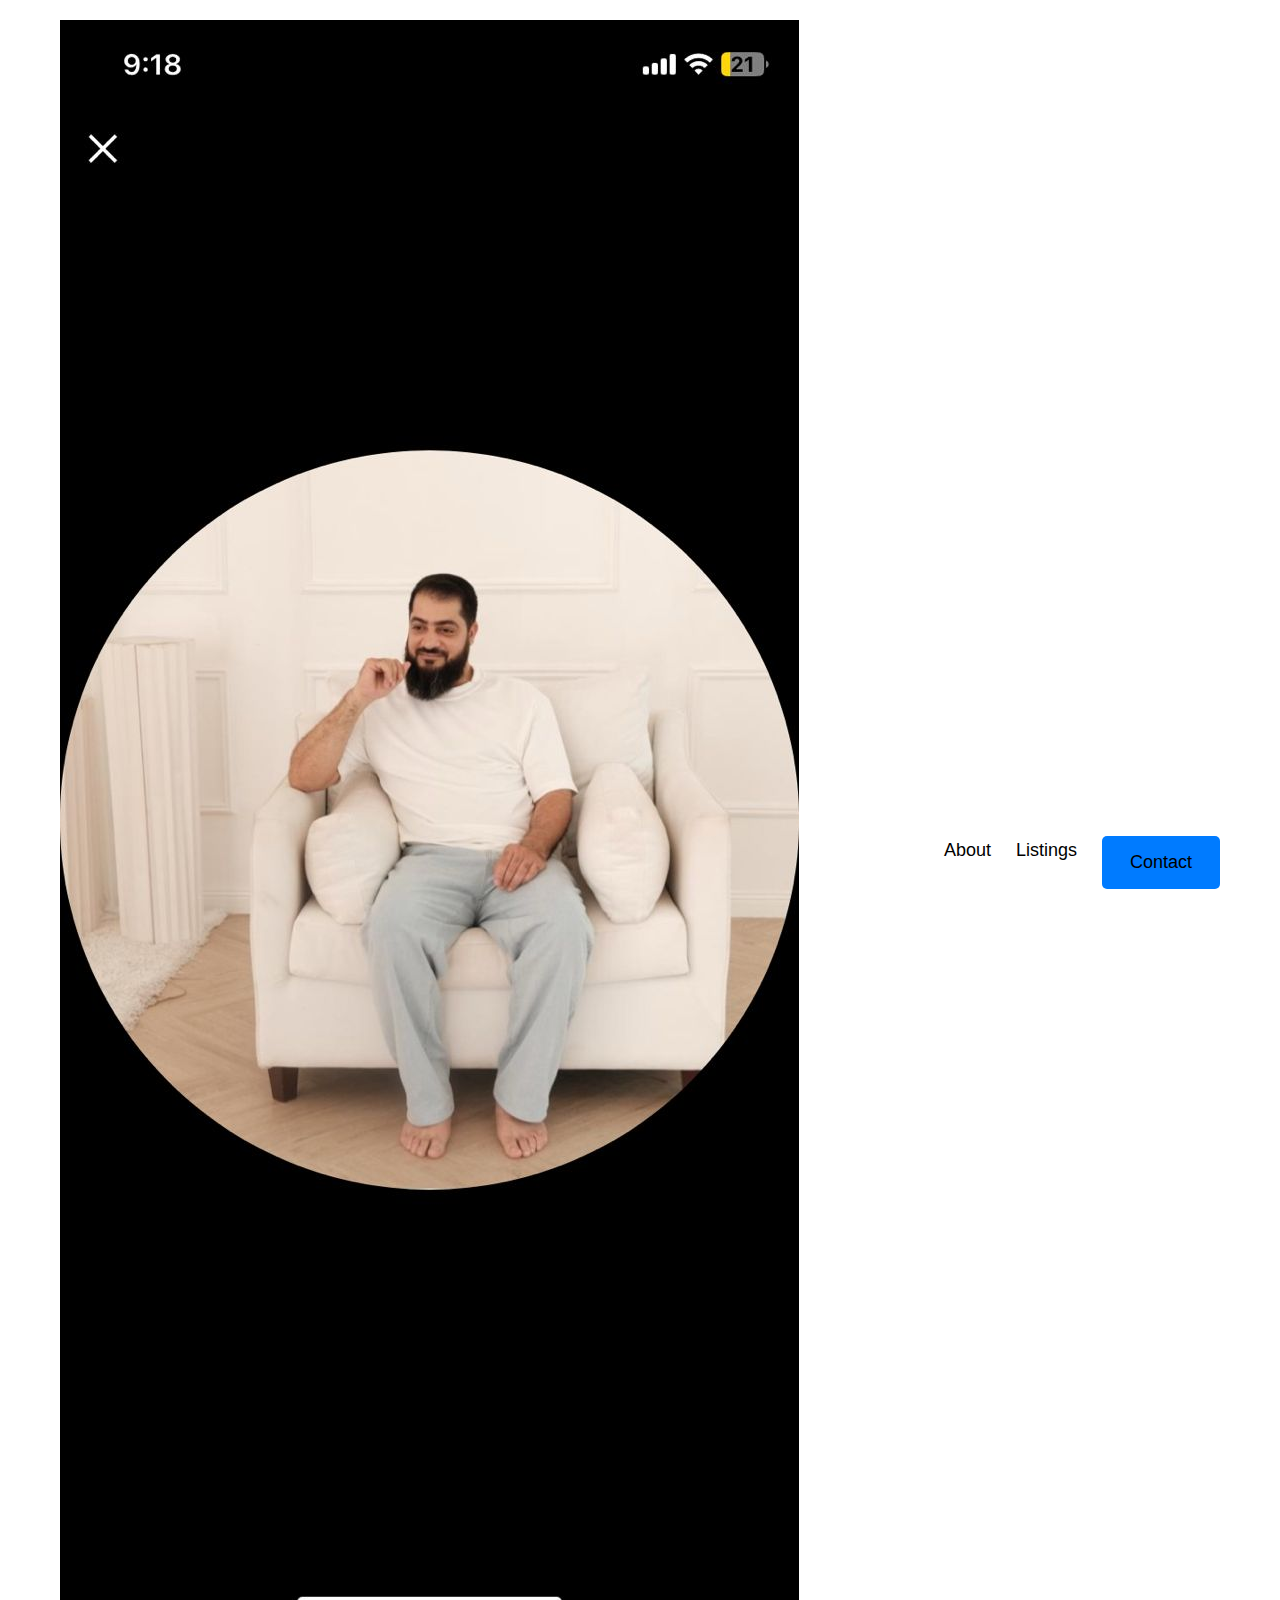
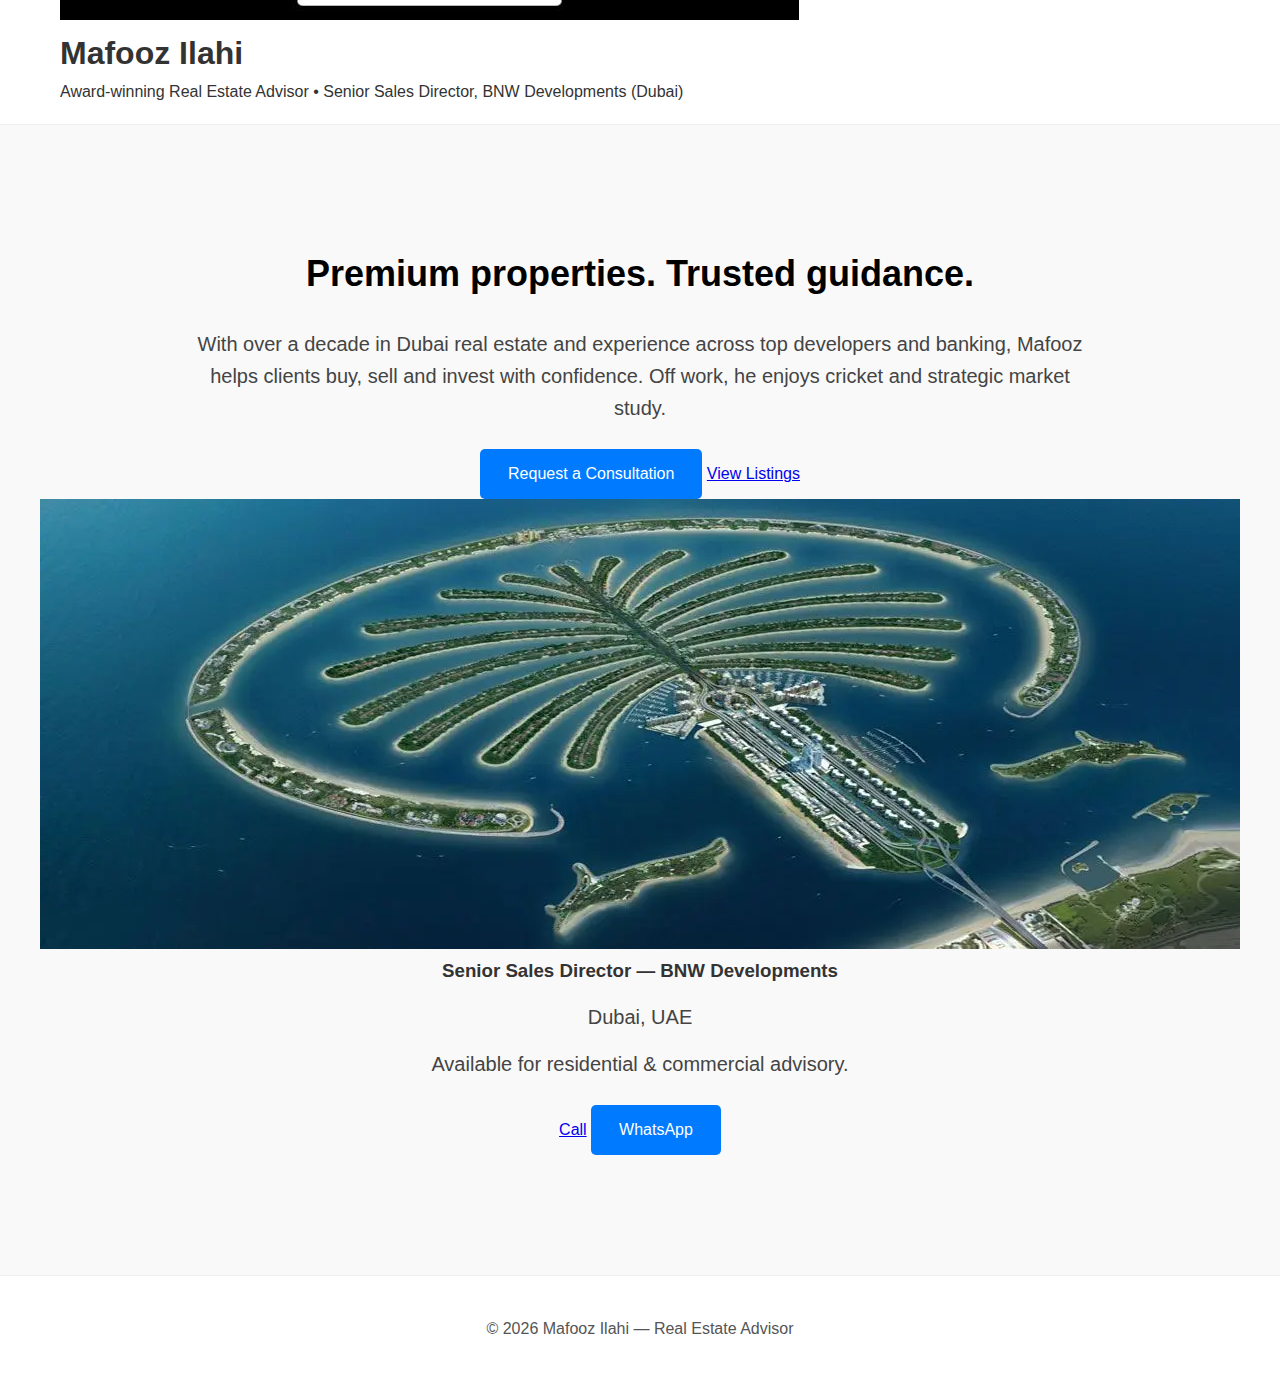
<file: index.html>
<!doctype html>
<html lang="en">
<head>
  <meta charset="utf-8" />
  <meta name="viewport" content="width=device-width, initial-scale=1" />
  <meta name="description" content="Mafooz Ilahi — Award-winning Real Estate Advisor. Senior Sales Director at BNW Developments, Dubai." />
  <title>Mafooz Ilahi | Real Estate Advisor — BNW Developments</title>
  <link rel="stylesheet" href="css/style.css">
  <link rel="preconnect" href="https://fonts.googleapis.com">
  <link rel="preconnect" href="https://fonts.gstatic.com" crossorigin>
  <link href="https://fonts.googleapis.com/css2?family=Inter:wght@300;400;600;700;800&display=swap" rel="stylesheet">
</head>
<body>
  <!-- Header -->
  <header class="site-header">
    <div class="wrap">
      <div class="brand">
        <img src="assets/images/profile.jpg" alt="Mafooz Ilahi" class="brand-photo">
        <div>
          <h1>Mafooz Ilahi</h1>
          <p class="subtitle">Award-winning Real Estate Advisor • Senior Sales Director, BNW Developments (Dubai)</p>
        </div>
      </div>
      <nav class="main-nav">
        <a href="about.html">About</a>
        <a href="listings.html">Listings</a>
        <a href="contact.html" class="btn-primary">Contact</a>
      </nav>
    </div>
  </header>

  <!-- Hero -->
  <main>
    <section class="hero">
      <div class="wrap hero-grid">
        <div class="hero-left">
          <h2>Premium properties. Trusted guidance.</h2>
          <p class="lead">With over a decade in Dubai real estate and experience across top developers and banking, Mafooz helps clients buy, sell and invest with confidence. Off work, he enjoys cricket and strategic market study.</p>
          <div class="actions">
            <a href="contact.html" class="btn-primary">Request a Consultation</a>
            <a href="listings.html" class="btn-ghost">View Listings</a>
          </div>
        </div>

        <aside class="hero-card">
          <img src="assets/images/hero.jpg" alt="Premium property" class="hero-image">
          <div class="card-body">
            <h3>Senior Sales Director — BNW Developments</h3>
            <p class="muted">Dubai, UAE</p>
            <p class="muted small">Available for residential & commercial advisory.</p>
            <div class="contact-row">
              <a href="tel:+971501234567" class="btn-ghost">Call</a>
              <a href="https://wa.me/971501234567?text=Hello%20Mafooz" class="btn-primary" target="_blank">WhatsApp</a>
            </div>
          </div>
        </aside>
      </div>
    </section>
  </main>

  <footer class="site-footer">
    <div class="wrap center">
      <div>© <span id="year"></span> Mafooz Ilahi — Real Estate Advisor</div>
    </div>
  </footer>

  <script src="js/app.js"></script>
</body>
</html>
</file>
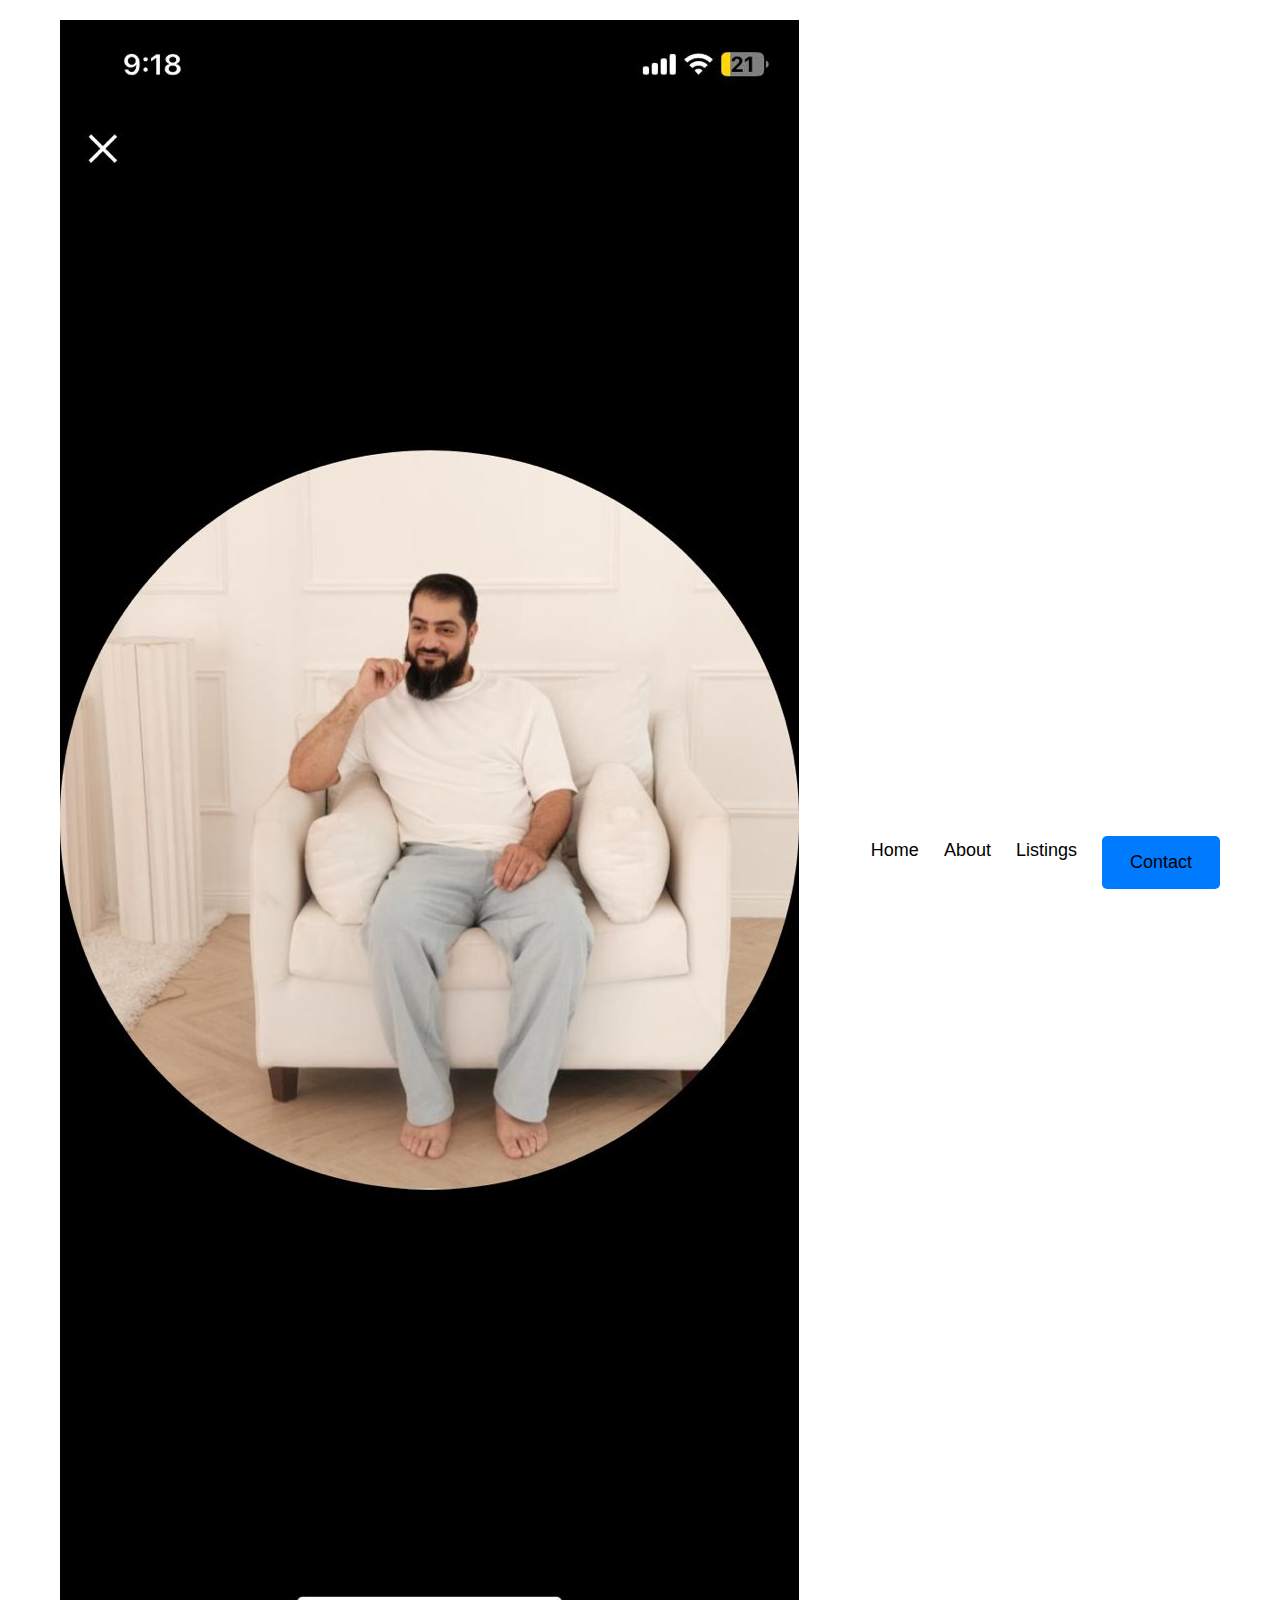
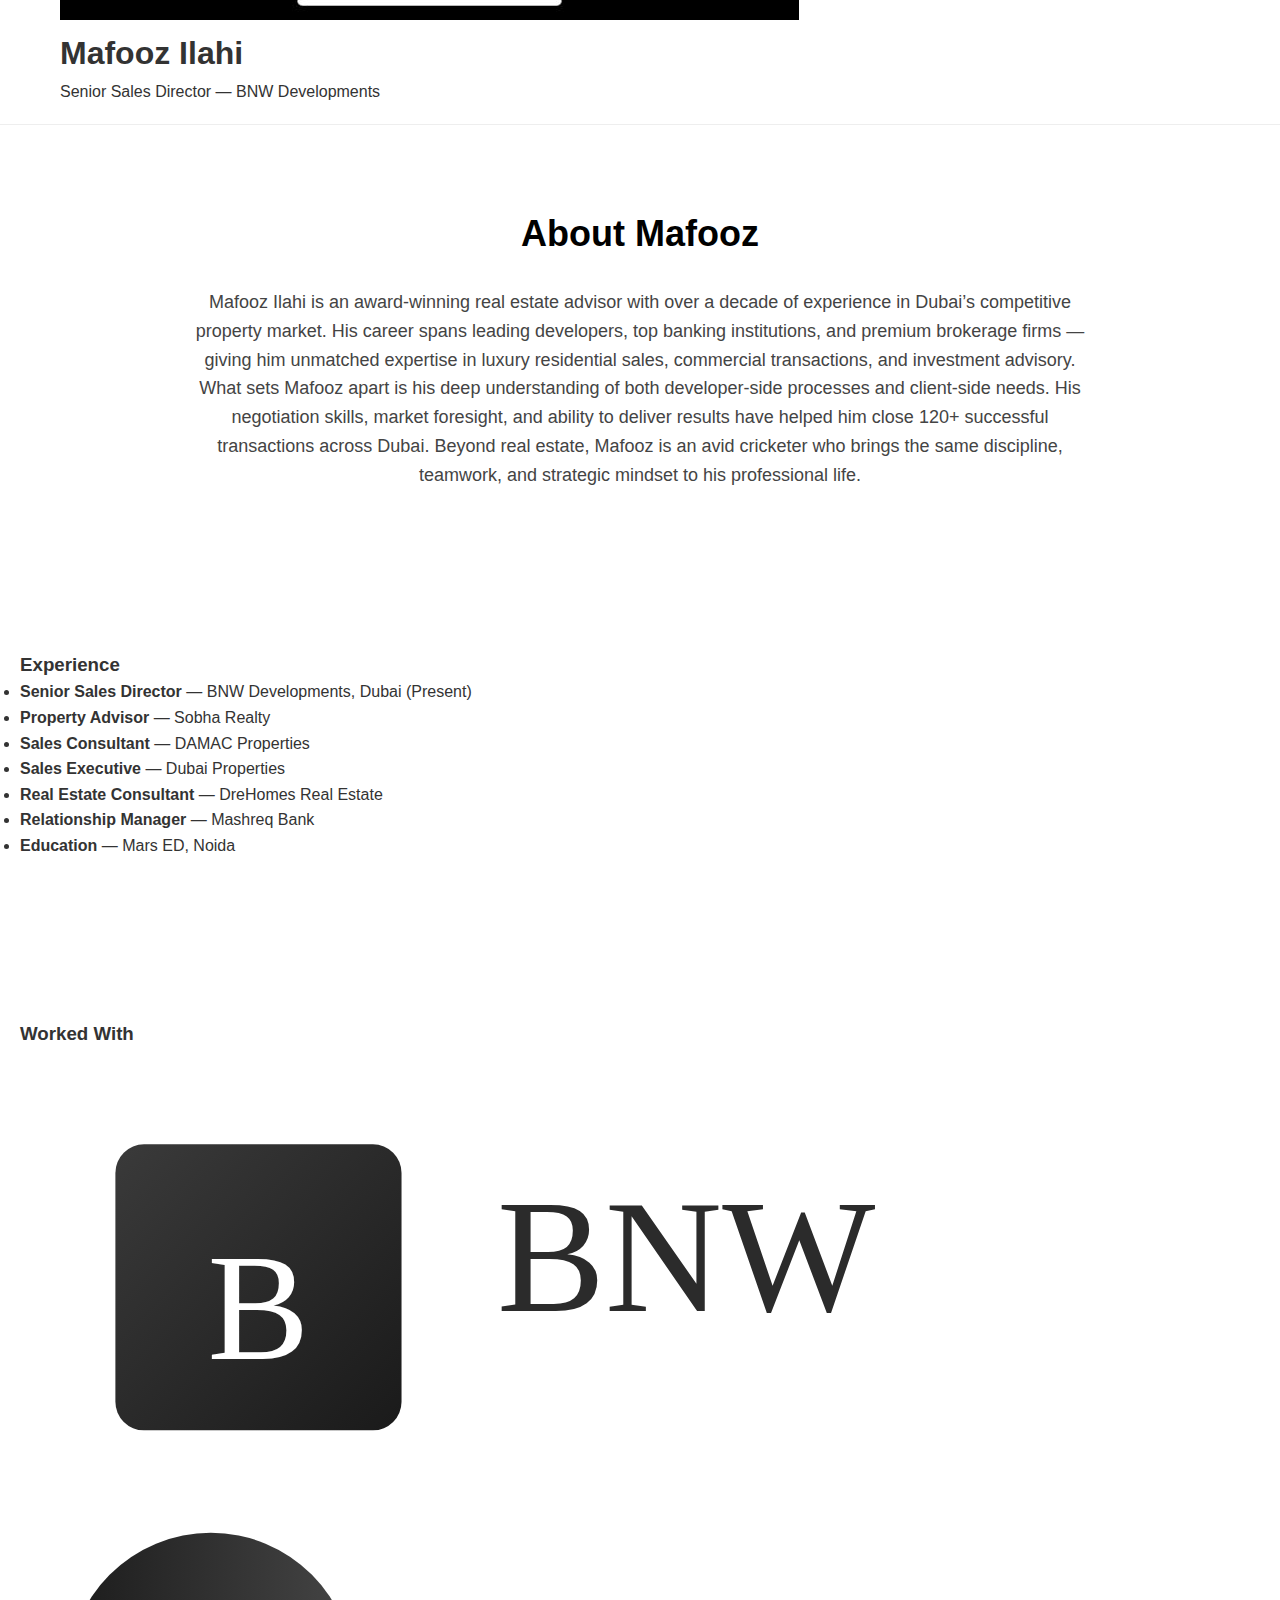
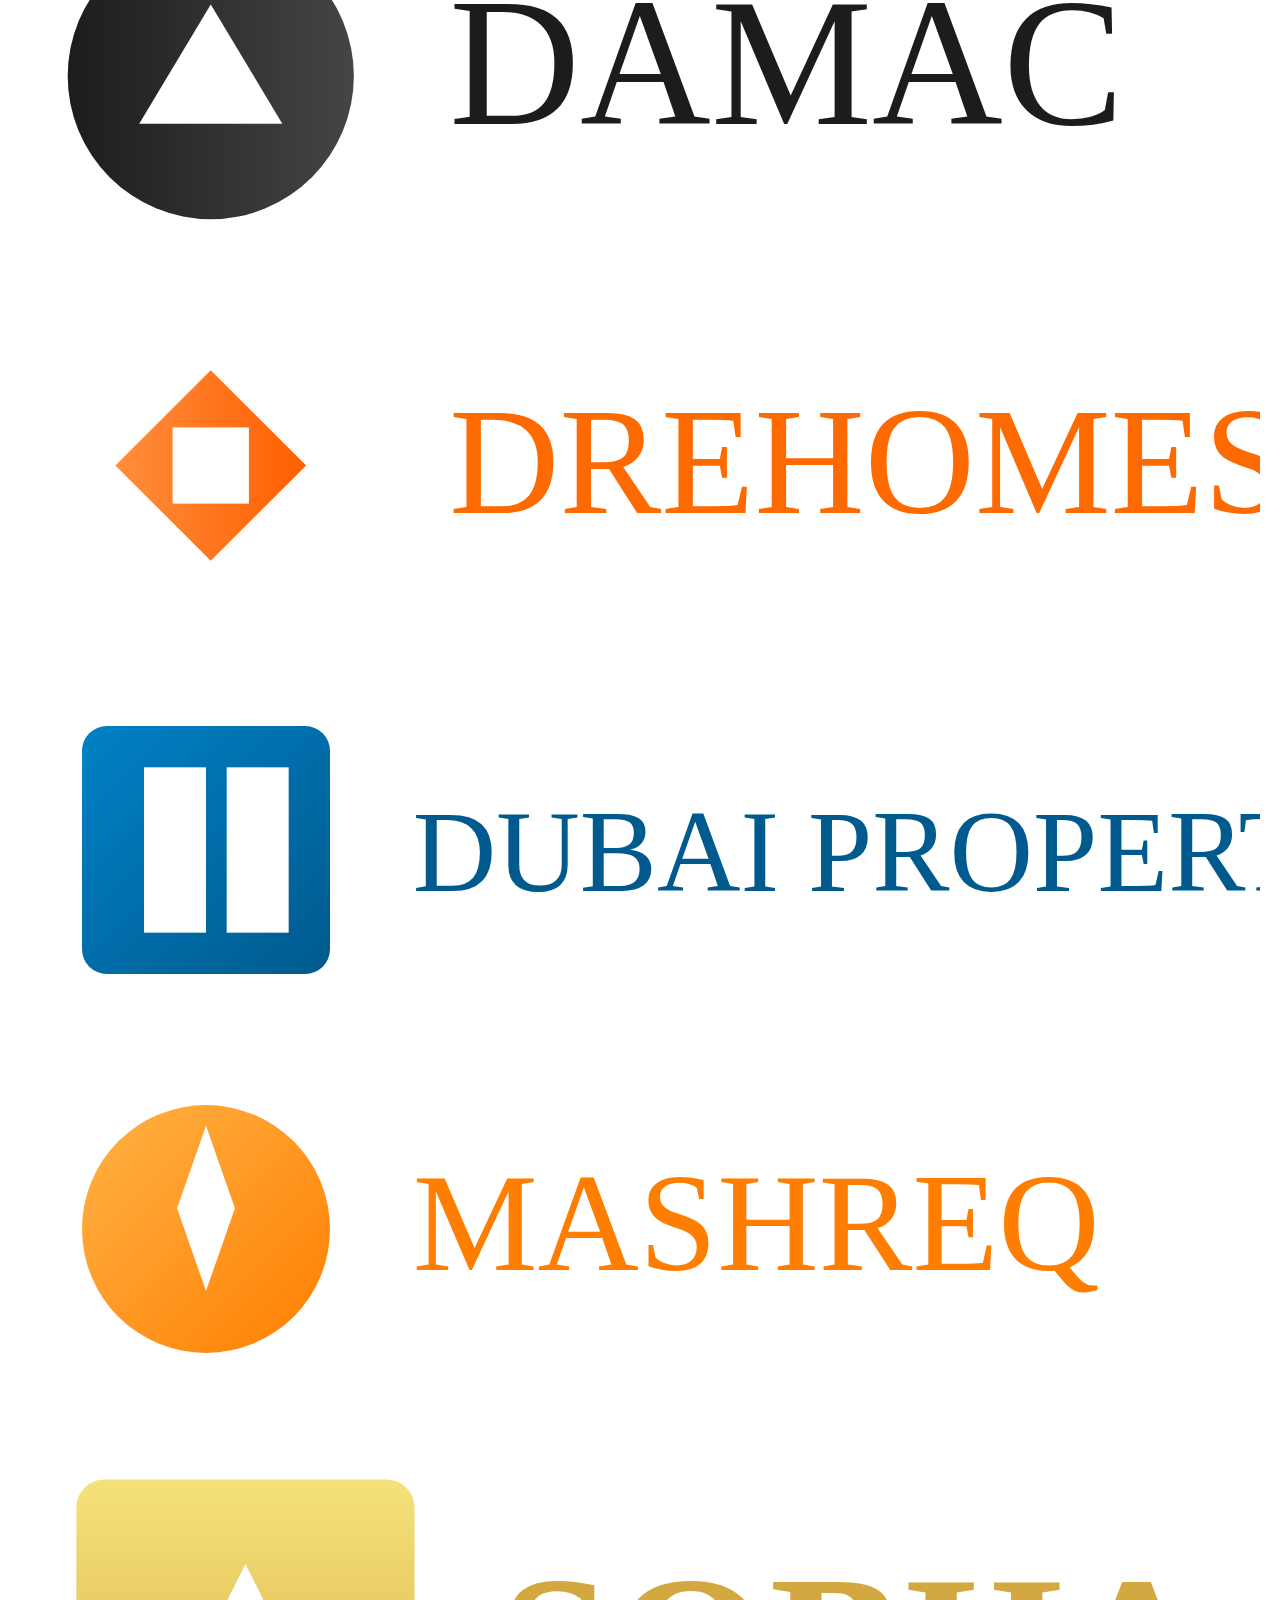
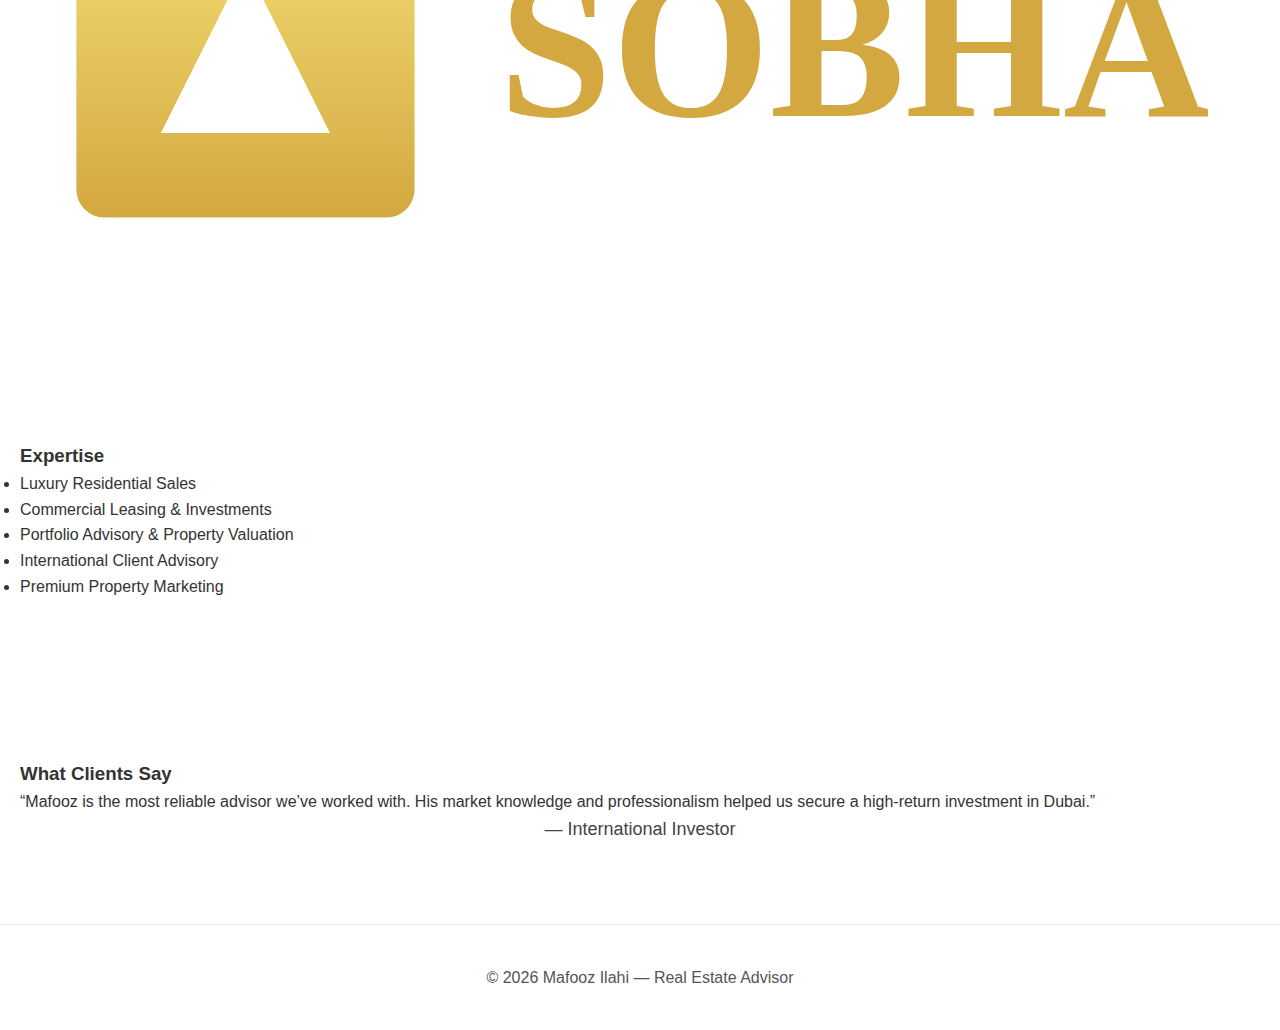
<file: about.html>
<!doctype html>
<html lang="en">
<head>
  <meta charset="utf-8" />
  <meta name="viewport" content="width=device-width, initial-scale=1" />
  <title>About — Mafooz Ilahi</title>
  <link rel="stylesheet" href="css/style.css">
  <link href="https://fonts.googleapis.com/css2?family=Inter:wght@300;400;600;700&display=swap" rel="stylesheet">
</head>
<body>

<header class="site-header">
  <div class="wrap">
    <div class="brand">
      <img src="assets/images/profile.jpg" class="brand-photo" alt="Mafooz Ilahi">
      <div>
        <h1>Mafooz Ilahi</h1>
        <p class="subtitle">Senior Sales Director — BNW Developments</p>
      </div>
    </div>
    <nav class="main-nav">
      <a href="index.html">Home</a>
      <a href="about.html" class="active">About</a>
      <a href="listings.html">Listings</a>
      <a href="contact.html" class="btn-primary">Contact</a>
    </nav>
  </div>
</header>

<main class="wrap about-page">
  <section class="about-section">
    <h2>About Mafooz</h2>
    <p class="muted">Mafooz Ilahi is an award-winning real estate advisor with over a decade of experience in Dubai’s competitive property market. His career spans leading developers, top banking institutions, and premium brokerage firms — giving him unmatched expertise in luxury residential sales, commercial transactions, and investment advisory.</p>

    <p class="muted">What sets Mafooz apart is his deep understanding of both developer-side processes and client-side needs. His negotiation skills, market foresight, and ability to deliver results have helped him close 120+ successful transactions across Dubai. Beyond real estate, Mafooz is an avid cricketer who brings the same discipline, teamwork, and strategic mindset to his professional life.</p>
  </section>

  <section class="experience">
    <h3>Experience</h3>
    <ul class="timeline">
      <li><strong>Senior Sales Director</strong> — BNW Developments, Dubai (Present)</li>
      <li><strong>Property Advisor</strong> — Sobha Realty</li>
      <li><strong>Sales Consultant</strong> — DAMAC Properties</li>
      <li><strong>Sales Executive</strong> — Dubai Properties</li>
      <li><strong>Real Estate Consultant</strong> — DreHomes Real Estate</li>
      <li><strong>Relationship Manager</strong> — Mashreq Bank</li>
      <li><strong>Education</strong> — Mars ED, Noida</li>
    </ul>
  </section>

  <section class="badges-section">
  <h3>Worked With</h3>
  <div class="badges">
    <img src="assets/badges/bnw.svg" alt="BNW">
    <img src="assets/badges/damac.svg" alt="damac">
    <img src="assets/badges/drehomes.svg" alt="drehomes">
    <img src="assets/badges/dubai-properties.svg" alt="Dubai Properties">
    <img src="assets/badges/mashreq.svg" alt="Mashreq bank">
    <img src="assets/badges/sobha.svg" alt="SOBHA REALITY">
  </div>
</section>

  </div>
</section>

  <section class="skills">
    <h3>Expertise</h3>
    <ul class="bullets">
      <li>Luxury Residential Sales</li>
      <li>Commercial Leasing & Investments</li>
      <li>Portfolio Advisory & Property Valuation</li>
      <li>International Client Advisory</li>
      <li>Premium Property Marketing</li>
    </ul>
  </section>

  <section class="testimonial-block">
    <h3>What Clients Say</h3>
    <blockquote>“Mafooz is the most reliable advisor we’ve worked with. His market knowledge and professionalism helped us secure a high-return investment in Dubai.”</blockquote>
    <p class="muted">— International Investor</p>
  </section>
</main>

<footer class="site-footer">
  <div class="wrap center">
    <p>© <span id="year"></span> Mafooz Ilahi — Real Estate Advisor</p>
  </div>
</footer>

<script src="js/app.js"></script>
</body>
</html>
</file>
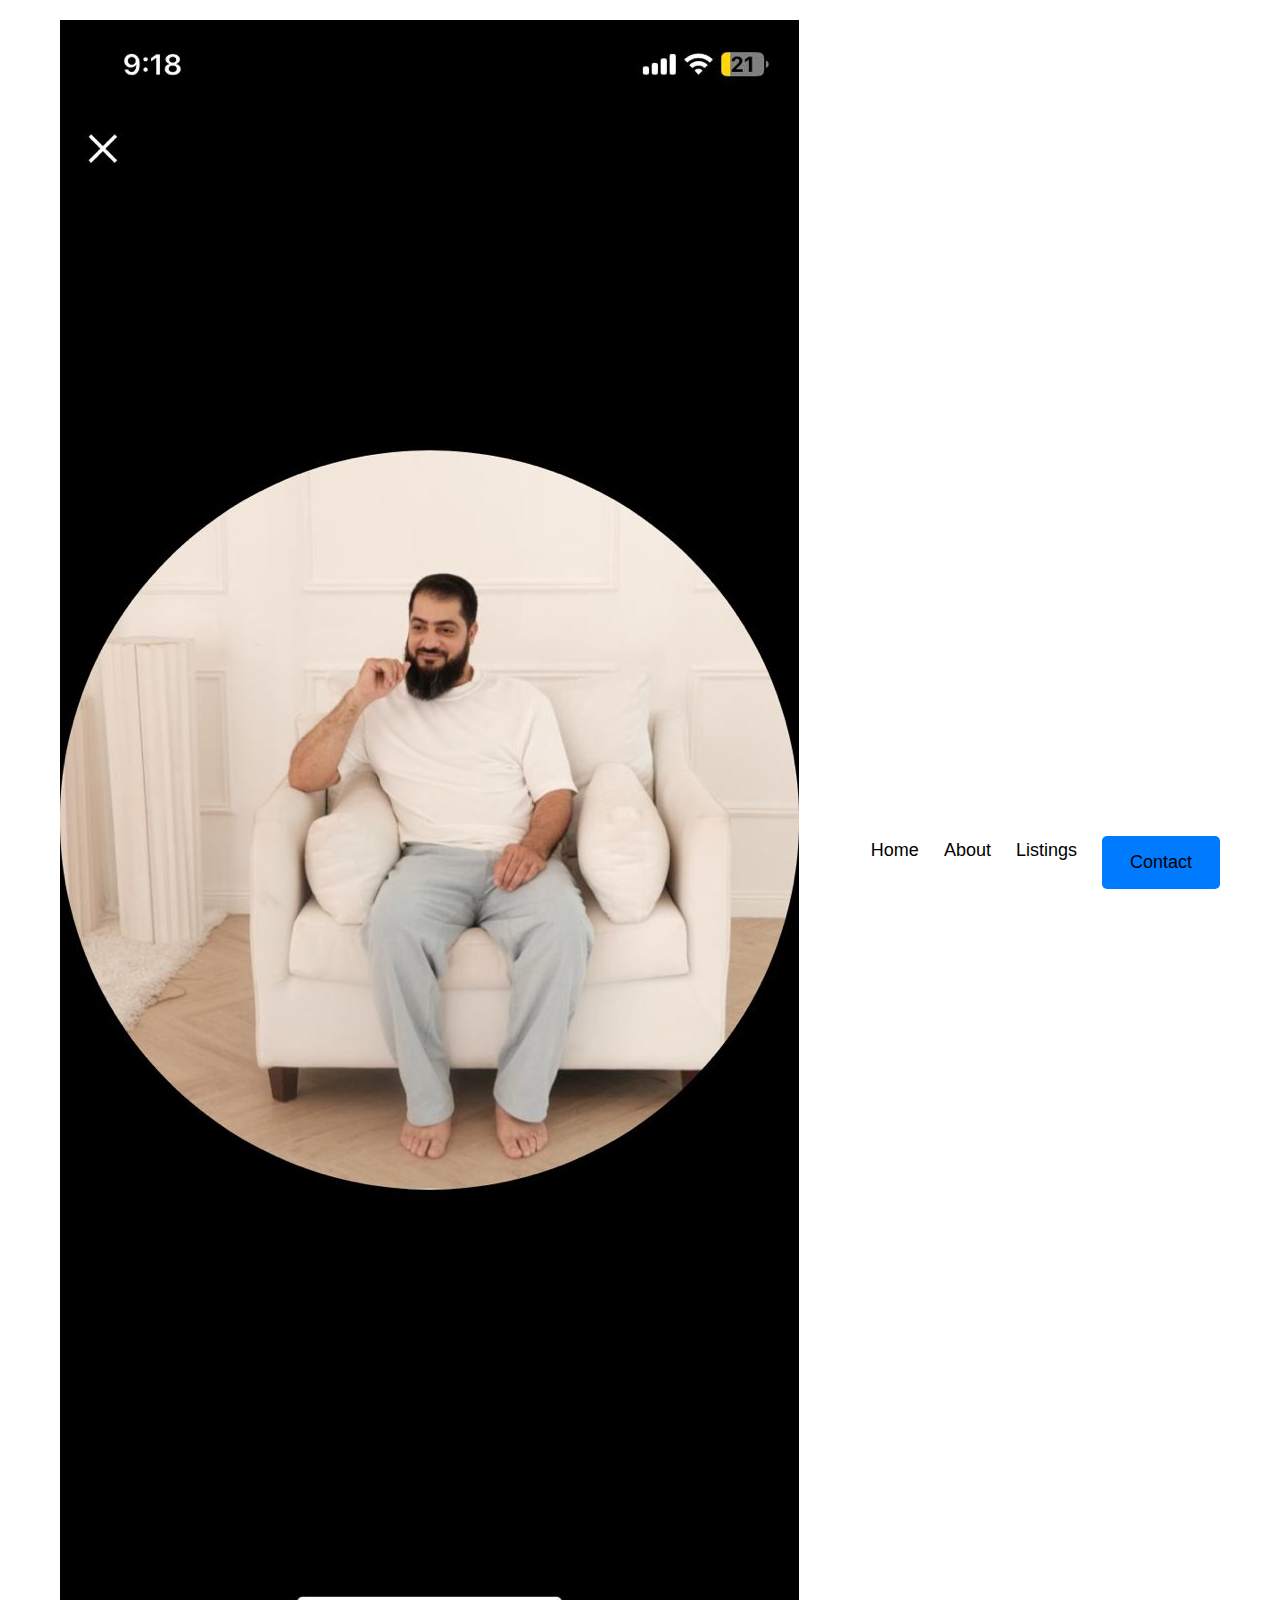
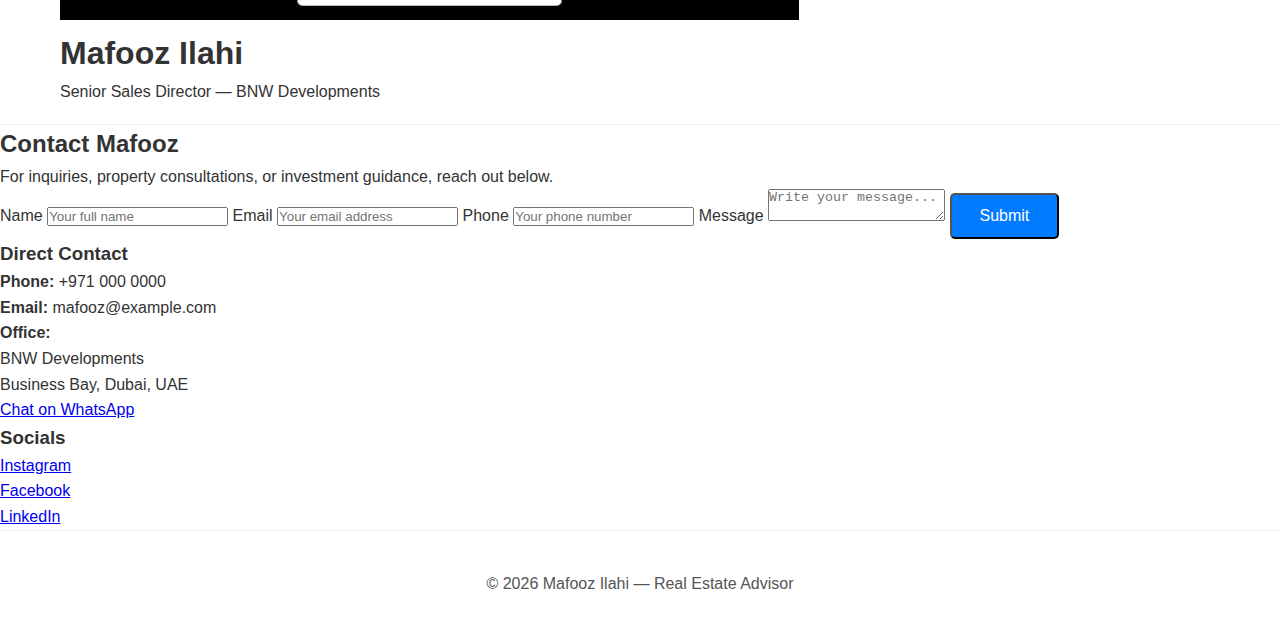
<file: contact.html>
<!doctype html>
<html lang="en">
<head>
  <meta charset="utf-8" />
  <meta name="viewport" content="width=device-width, initial-scale=1" />
  <title>Contact — Mafooz Ilahi</title>
  <link rel="stylesheet" href="css/style.css">
  <link href="https://fonts.googleapis.com/css2?family=Inter:wght@300;400;600;700&display=swap" rel="stylesheet">
</head>
<body>

<header class="site-header">
  <div class="wrap">
    <div class="brand">
      <img src="assets/images/profile.jpg" class="brand-photo" alt="Mafooz Ilahi">
      <div>
        <h1>Mafooz Ilahi</h1>
        <p class="subtitle">Senior Sales Director — BNW Developments</p>
      </div>
    </div>
    <nav class="main-nav">
      <a href="index.html">Home</a>
      <a href="about.html">About</a>
      <a href="listings.html">Listings</a>
      <a href="contact.html" class="active btn-primary">Contact</a>
    </nav>
  </div>
</header>

<main class="wrap contact-page">
  <h2>Contact Mafooz</h2>
  <p class="muted">For inquiries, property consultations, or investment guidance, reach out below.</p>

  <div class="contact-grid">

    <div class="contact-form-block">
      <form id="contactForm" class="contact-form">
        <label>Name</label>
        <input type="text" id="name" placeholder="Your full name" required>

        <label>Email</label>
        <input type="email" id="email" placeholder="Your email address" required>

        <label>Phone</label>
        <input type="text" id="phone" placeholder="Your phone number" required>

        <label>Message</label>
        <textarea id="message" placeholder="Write your message..." required></textarea>

        <button type="submit" class="btn-primary full">Submit</button>

        <p id="formStatus" class="form-status"></p>
      </form>
    </div>

    <div class="contact-info">
      <h3>Direct Contact</h3>
      <p><strong>Phone:</strong> +971 000 0000</p>
      <p><strong>Email:</strong> mafooz@example.com</p>
      <p><strong>Office:</strong><br>BNW Developments<br>Business Bay, Dubai, UAE</p>

      <a href="https://wa.me/9710000000" class="btn-whatsapp" target="_blank">Chat on WhatsApp</a>

      <h3>Socials</h3>
      <ul class="social-links">
        <li><a href="https://instagram.com/mafooz_ilahi" target="_blank">Instagram</a></li>
        <li><a href="https://facebook.com/mafoozilahi" target="_blank">Facebook</a></li>
        <li><a href="https://linkedin.com/in/mafooz-ilahi-55680a49" target="_blank">LinkedIn</a></li>
      </ul>
    </div>

  </div>
</main>

<footer class="site-footer">
  <div class="wrap center">
    <p>© <span id="year"></span> Mafooz Ilahi — Real Estate Advisor</p>
  </div>
</footer>

<script src="js/app.js"></script>
</body>
</html>
</file>
<file: css/style.css>
/* RESET */
* {
  margin: 0;
  padding: 0;
  box-sizing: border-box;
}

body {
  font-family: Arial, sans-serif;
  line-height: 1.6;
  background-color: #ffffff;
  color: #333;
}

/* HEADER */
.site-header {
  background-color: #fff;
  border-bottom: 1px solid #eee;
  position: sticky;
  top: 0;
  z-index: 100;
}

.site-header .wrap {
  max-width: 1200px;
  margin: auto;
  padding: 20px;
  display: flex;
  justify-content: space-between;
  align-items: center;
}

.brand h2 {
  font-size: 28px;
  font-weight: bold;
  color: #000;
}

.main-nav {
  display: flex;
  gap: 25px;
}

.main-nav a {
  color: #000;
  text-decoration: none;
  font-size: 18px;
  transition: 0.3s;
}

.main-nav a:hover {
  color: #007bff;
}

/* CONTACT BUTTON */
.btn-primary {
  display: inline-block;
  background-color: #007bff;
  color: #fff;
  padding: 12px 28px;
  border-radius: 5px;
  text-decoration: none;
  transition: 0.3s ease-in-out;
  font-size: 16px;
}

.btn-primary:hover {
  background-color: #0056b3;
}

/* HERO SECTION */
.hero {
  padding: 120px 20px;
  text-align: center;
  background-color: #f9f9f9;
}

.hero h1 {
  font-size: 48px;
  color: #000;
}

.hero p {
  margin-top: 15px;
  font-size: 20px;
  color: #444;
}

.hero .btn-primary {
  margin-top: 25px;
}

/* ABOUT SECTION */
section {
  padding: 80px 20px;
}

section h2 {
  font-size: 36px;
  text-align: center;
  margin-bottom: 25px;
  color: #000;
}

section p {
  max-width: 900px;
  margin: auto;
  font-size: 18px;
  color: #444;
  text-align: center;
}

/* PROJECT CARDS */
.projects {
  display: flex;
  flex-wrap: wrap;
  justify-content: center;
  gap: 25px;
  margin-top: 40px;
}

.project-card {
  width: 300px;
  border: 1px solid #eee;
  border-radius: 10px;
  padding: 20px;
  text-align: center;
  background: #fff;
  transition: 0.3s;
}

.project-card:hover {
  box-shadow: 0px 4px 20px rgba(0,0,0,0.1);
}

.project-card h3 {
  font-size: 24px;
  color: #000;
}

.project-card p {
  font-size: 16px;
  color: #444;
  margin-top: 10px;
}

/* FOOTER */
footer {
  text-align: center;
  padding: 40px;
  background-color: #fff;
  border-top: 1px solid #eee;
  font-size: 16px;
  color: #555;
}

/* RESPONSIVE — MOBILE LAYOUT FIXED */
@media (max-width: 850px) {

  .site-header .wrap {
    flex-direction: column;
    gap: 15px;
    text-align: center;
  }

  .brand {
    text-align: center;
  }

  .main-nav {
    flex-direction: row;
    gap: 18px;
    justify-content: center;
  }

  .btn-primary {
    padding: 10px 22px;
    font-size: 14px;
  }

  .projects {
    flex-direction: column;
    align-items: center;
  }

  .project-card {
    width: 90%;
    max-width: 350px;
  }

  .hero h1 {
    font-size: 36px;
  }

  .hero p {
    font-size: 18px;
  }
}
</file>
